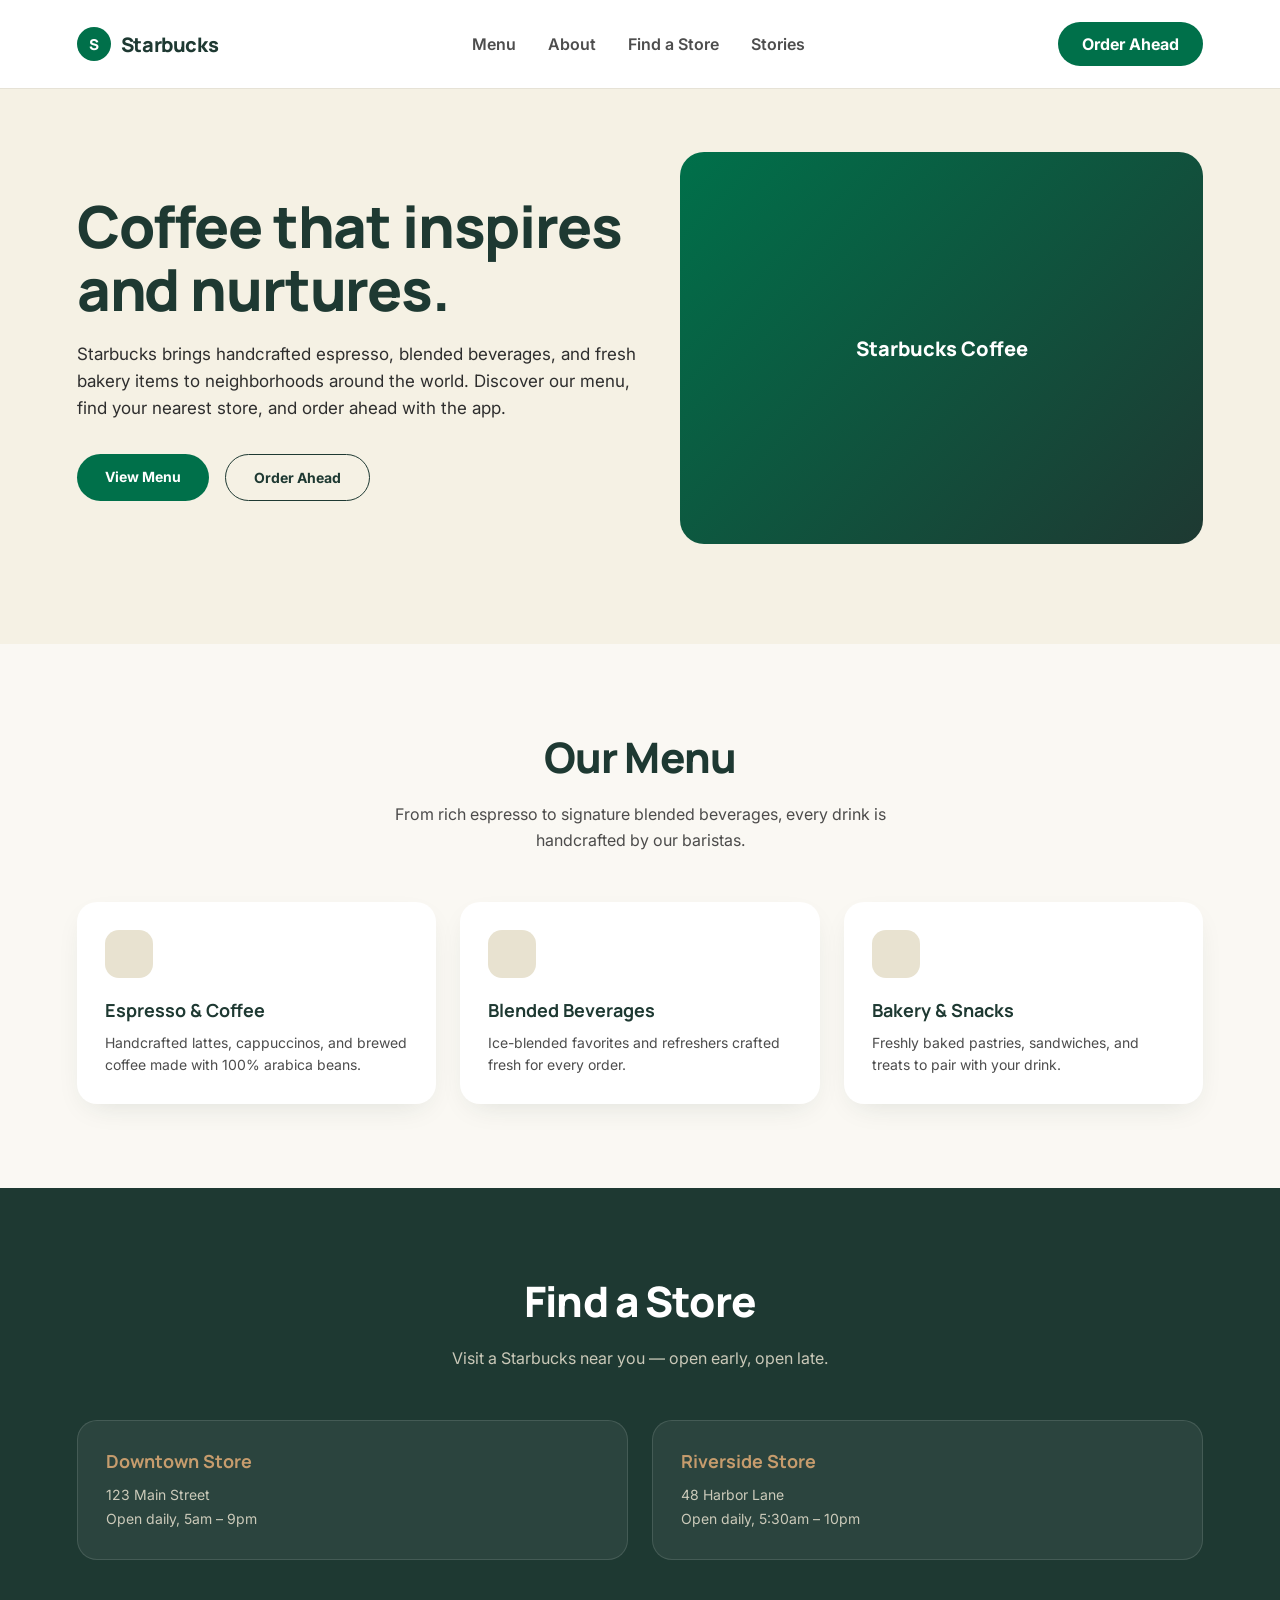
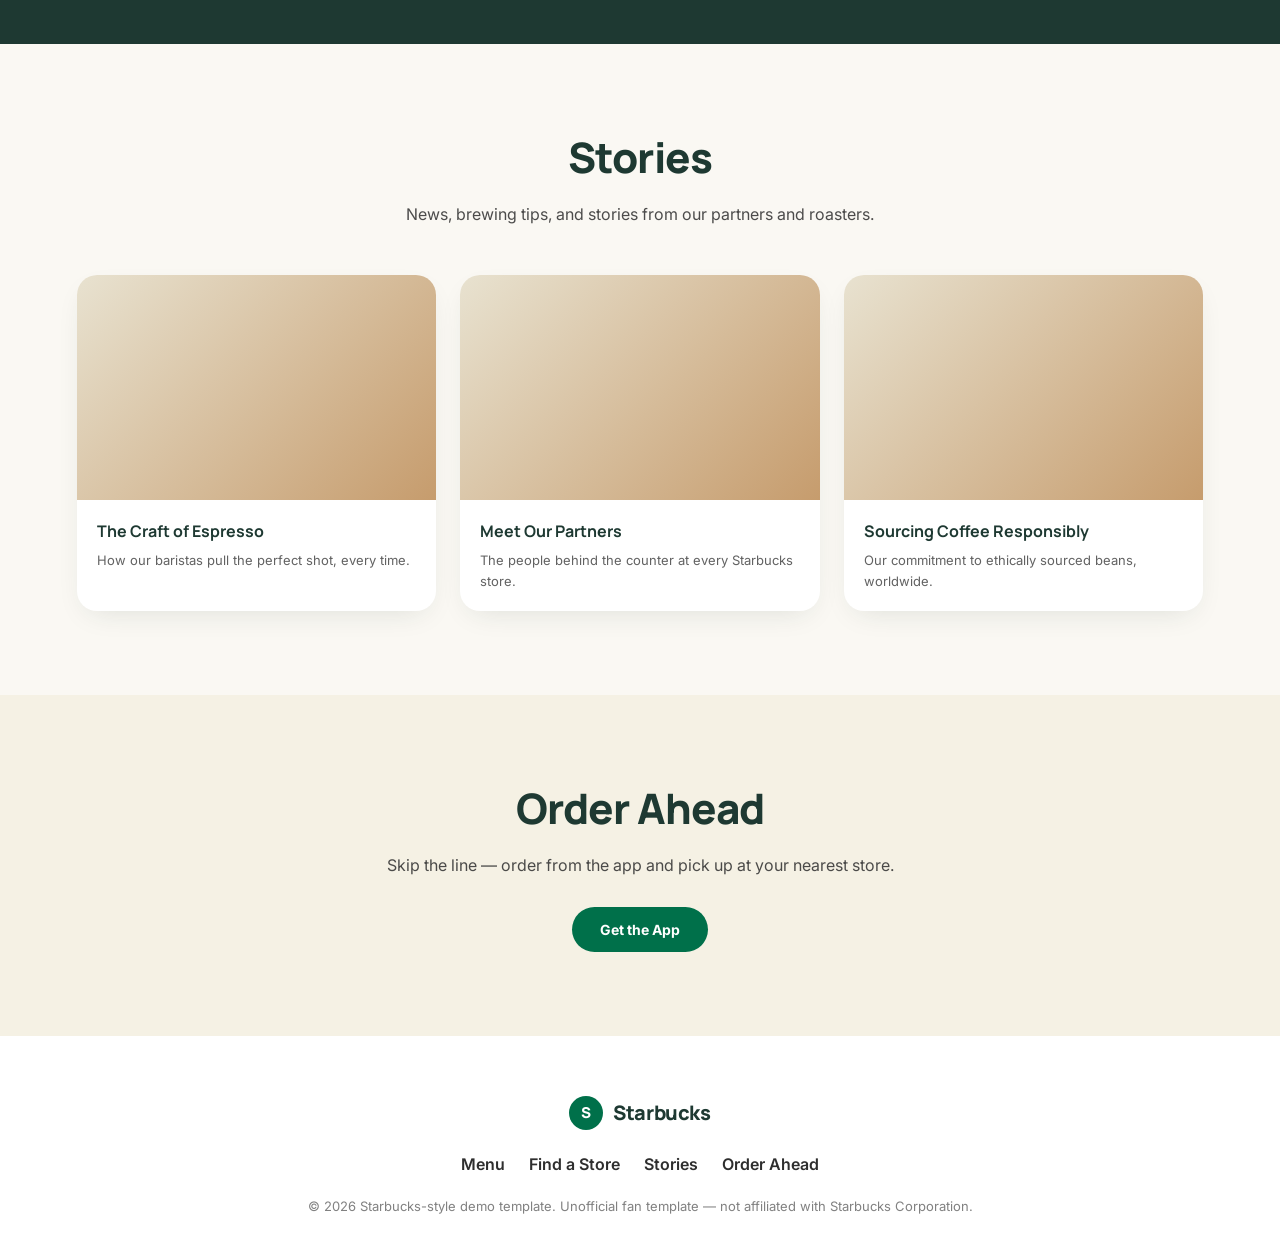
<file: index.html>
<!doctype html>
<html lang="en">
<head>
	<meta charset="utf-8">
	<meta name="viewport" content="width=device-width, initial-scale=1">
	<title>Starbucks — Coffeehouse</title>
	<meta name="description" content="Starbucks is a global coffeehouse brand serving handcrafted espresso, blended beverages, and fresh bakery items. Explore the menu, find a store, read our stories, and order ahead.">
	<link rel="preconnect" href="https://fonts.googleapis.com">
	<link rel="preconnect" href="https://fonts.gstatic.com" crossorigin>
	<link href="https://fonts.googleapis.com/css2?family=Inter:wght@400;500;600;700&family=Manrope:wght@500;700;800&display=swap" rel="stylesheet">
	<style>
		:root {
			--green: rgb(0, 112, 74);
			--green-dark: rgb(30, 57, 50);
			--cream: rgb(245, 241, 228);
			--text: rgb(46, 46, 46);
			--white: rgb(255, 255, 255);
			--bg: rgb(250, 248, 243);
			--gold: rgb(198, 156, 109);
			--pale: rgb(232, 226, 208);
		}
		* { box-sizing: border-box; }
		html, body { margin: 0; padding: 0; }
		body {
			font-family: 'Inter', sans-serif;
			background: var(--bg);
			color: var(--text);
			-webkit-font-smoothing: antialiased;
		}
		a { color: inherit; text-decoration: none; }
		h1, h2, h3 { font-family: 'Manrope', sans-serif; margin: 0; }
		p { margin: 0; }

		header {
			display: flex;
			align-items: center;
			justify-content: space-between;
			padding: 22px 6vw;
			background: var(--white);
			position: sticky;
			top: 0;
			z-index: 10;
			box-shadow: 0 1px 0 rgba(0,0,0,0.06);
		}
		.logo {
			display: flex;
			align-items: center;
			gap: 10px;
			font-family: 'Manrope', sans-serif;
			font-weight: 800;
			font-size: 20px;
			color: var(--green-dark);
			letter-spacing: -0.02em;
		}
		.logo .mark {
			width: 34px;
			height: 34px;
			border-radius: 50%;
			background: var(--green);
			display: flex;
			align-items: center;
			justify-content: center;
			color: var(--white);
			font-family: 'Manrope', sans-serif;
			font-weight: 800;
			font-size: 15px;
		}
		nav { display: flex; gap: 32px; font-weight: 600; }
		nav a { opacity: 0.85; transition: opacity 0.15s, color 0.15s; }
		nav a:hover { opacity: 1; color: var(--green); }
		.cta {
			background: var(--green);
			color: var(--white);
			padding: 12px 24px;
			border-radius: 999px;
			font-weight: 700;
		}

		.hero {
			display: flex;
			flex-wrap: wrap;
			align-items: center;
			gap: 40px;
			padding: 64px 6vw 100px;
			background: var(--cream);
		}
		.hero-copy { flex: 1 1 420px; max-width: 620px; }
		.hero h1 {
			font-weight: 800;
			font-size: clamp(36px, 5vw, 58px);
			line-height: 1.08;
			color: var(--green-dark);
			letter-spacing: -0.02em;
		}
		.hero p {
			margin-top: 20px;
			font-size: 17px;
			line-height: 1.6;
		}
		.hero-actions { margin-top: 32px; display: flex; gap: 16px; flex-wrap: wrap; }
		.btn-primary {
			background: var(--green);
			color: var(--white);
			padding: 14px 28px;
			border-radius: 999px;
			font-weight: 700;
			font-size: 14px;
		}
		.btn-secondary {
			background: transparent;
			border: 1.5px solid var(--green-dark);
			color: var(--green-dark);
			padding: 14px 28px;
			border-radius: 999px;
			font-weight: 700;
			font-size: 14px;
		}
		.hero-media {
			flex: 1 1 380px;
			aspect-ratio: 4 / 3;
			border-radius: 24px;
			background: linear-gradient(135deg, var(--green), var(--green-dark));
			display: flex;
			align-items: center;
			justify-content: center;
			color: var(--white);
			font-family: 'Manrope', sans-serif;
			font-weight: 800;
			font-size: 20px;
		}

		section { padding: 84px 6vw; }
		.section-title {
			font-weight: 800;
			font-size: clamp(28px, 3.5vw, 42px);
			color: var(--green-dark);
			letter-spacing: -0.02em;
			text-align: center;
		}
		.section-subtitle {
			max-width: 560px;
			margin: 16px auto 0;
			text-align: center;
			font-size: 16px;
			line-height: 1.6;
			opacity: 0.85;
		}

		.menu-grid {
			margin-top: 48px;
			display: grid;
			grid-template-columns: repeat(auto-fit, minmax(240px, 1fr));
			gap: 24px;
		}
		.menu-card {
			background: var(--white);
			border-radius: 20px;
			padding: 28px;
			box-shadow: 0 10px 30px -12px rgba(30, 57, 50, 0.15);
		}
		.menu-card .icon {
			width: 48px;
			height: 48px;
			border-radius: 14px;
			background: var(--pale);
			margin-bottom: 20px;
		}
		.menu-card h3 { font-weight: 700; font-size: 18px; color: var(--green-dark); }
		.menu-card p { margin-top: 10px; font-size: 14px; line-height: 1.6; opacity: 0.85; }

		.section-dark { background: var(--green-dark); color: var(--pale); }
		.section-dark .section-title { color: var(--white); }
		.locations {
			margin-top: 48px;
			display: grid;
			grid-template-columns: repeat(auto-fit, minmax(260px, 1fr));
			gap: 24px;
		}
		.location-card {
			background: rgba(255, 255, 255, 0.06);
			border: 1px solid rgba(255, 255, 255, 0.12);
			border-radius: 20px;
			padding: 28px;
		}
		.location-card h3 { font-weight: 700; font-size: 18px; color: var(--gold); }
		.location-card p { margin-top: 10px; font-size: 14px; line-height: 1.7; opacity: 0.85; }

		.blog-grid {
			margin-top: 48px;
			display: grid;
			grid-template-columns: repeat(auto-fit, minmax(240px, 1fr));
			gap: 24px;
		}
		.blog-card {
			background: var(--white);
			border-radius: 20px;
			overflow: hidden;
			box-shadow: 0 10px 30px -12px rgba(30, 57, 50, 0.15);
		}
		.blog-card .thumb {
			aspect-ratio: 16/10;
			background: linear-gradient(135deg, var(--pale), var(--gold));
		}
		.blog-card .content { padding: 20px; }
		.blog-card h3 { font-weight: 700; font-size: 16px; color: var(--green-dark); }
		.blog-card p { margin-top: 8px; font-size: 13px; line-height: 1.6; opacity: 0.75; }

		.reservation {
			background: var(--cream);
			text-align: center;
		}
		.reservation .btn-primary { margin-top: 28px; display: inline-block; }

		footer {
			padding: 60px 6vw 40px;
			background: var(--white);
			text-align: center;
		}
		footer .logo { justify-content: center; margin-bottom: 12px; }
		.footer-links { display: flex; justify-content: center; gap: 24px; margin: 24px 0; flex-wrap: wrap; font-weight: 600; }
		.footer-copy { font-size: 13px; opacity: 0.6; }

		@media (max-width: 809px) {
			nav { display: none; }
		}
	</style>
</head>
<body>
	<header>
		<div class="logo"><span class="mark">S</span>Starbucks</div>
		<nav>
			<a href="#menu">Menu</a>
			<a href="#about">About</a>
			<a href="#locations">Find a Store</a>
			<a href="#blog">Stories</a>
		</nav>
		<a class="cta" href="#order">Order Ahead</a>
	</header>

	<section class="hero">
		<div class="hero-copy">
			<h1>Coffee that inspires and nurtures.</h1>
			<p>Starbucks brings handcrafted espresso, blended beverages, and fresh bakery items to neighborhoods around the world. Discover our menu, find your nearest store, and order ahead with the app.</p>
			<div class="hero-actions">
				<a class="btn-primary" href="#menu">View Menu</a>
				<a class="btn-secondary" href="#order">Order Ahead</a>
			</div>
		</div>
		<div class="hero-media">Starbucks Coffee</div>
	</section>

	<section id="menu">
		<h2 class="section-title">Our Menu</h2>
		<p class="section-subtitle">From rich espresso to signature blended beverages, every drink is handcrafted by our baristas.</p>
		<div class="menu-grid">
			<div class="menu-card">
				<div class="icon"></div>
				<h3>Espresso &amp; Coffee</h3>
				<p>Handcrafted lattes, cappuccinos, and brewed coffee made with 100% arabica beans.</p>
			</div>
			<div class="menu-card">
				<div class="icon"></div>
				<h3>Blended Beverages</h3>
				<p>Ice-blended favorites and refreshers crafted fresh for every order.</p>
			</div>
			<div class="menu-card">
				<div class="icon"></div>
				<h3>Bakery &amp; Snacks</h3>
				<p>Freshly baked pastries, sandwiches, and treats to pair with your drink.</p>
			</div>
		</div>
	</section>

	<section class="section-dark" id="locations">
		<h2 class="section-title">Find a Store</h2>
		<p class="section-subtitle">Visit a Starbucks near you — open early, open late.</p>
		<div class="locations">
			<div class="location-card">
				<h3>Downtown Store</h3>
				<p>123 Main Street<br>Open daily, 5am – 9pm</p>
			</div>
			<div class="location-card">
				<h3>Riverside Store</h3>
				<p>48 Harbor Lane<br>Open daily, 5:30am – 10pm</p>
			</div>
		</div>
	</section>

	<section id="blog">
		<h2 class="section-title">Stories</h2>
		<p class="section-subtitle">News, brewing tips, and stories from our partners and roasters.</p>
		<div class="blog-grid">
			<article class="blog-card">
				<div class="thumb"></div>
				<div class="content">
					<h3>The Craft of Espresso</h3>
					<p>How our baristas pull the perfect shot, every time.</p>
				</div>
			</article>
			<article class="blog-card">
				<div class="thumb"></div>
				<div class="content">
					<h3>Meet Our Partners</h3>
					<p>The people behind the counter at every Starbucks store.</p>
				</div>
			</article>
			<article class="blog-card">
				<div class="thumb"></div>
				<div class="content">
					<h3>Sourcing Coffee Responsibly</h3>
					<p>Our commitment to ethically sourced beans, worldwide.</p>
				</div>
			</article>
		</div>
	</section>

	<section class="reservation" id="order">
		<h2 class="section-title">Order Ahead</h2>
		<p class="section-subtitle">Skip the line — order from the app and pick up at your nearest store.</p>
		<a class="btn-primary" href="#">Get the App</a>
	</section>

	<footer id="about">
		<div class="logo"><span class="mark">S</span>Starbucks</div>
		<div class="footer-links">
			<a href="#menu">Menu</a>
			<a href="#locations">Find a Store</a>
			<a href="#blog">Stories</a>
			<a href="#order">Order Ahead</a>
		</div>
		<p class="footer-copy">© 2026 Starbucks-style demo template. Unofficial fan template — not affiliated with Starbucks Corporation.</p>
	</footer>
</body>
</html>
</file>
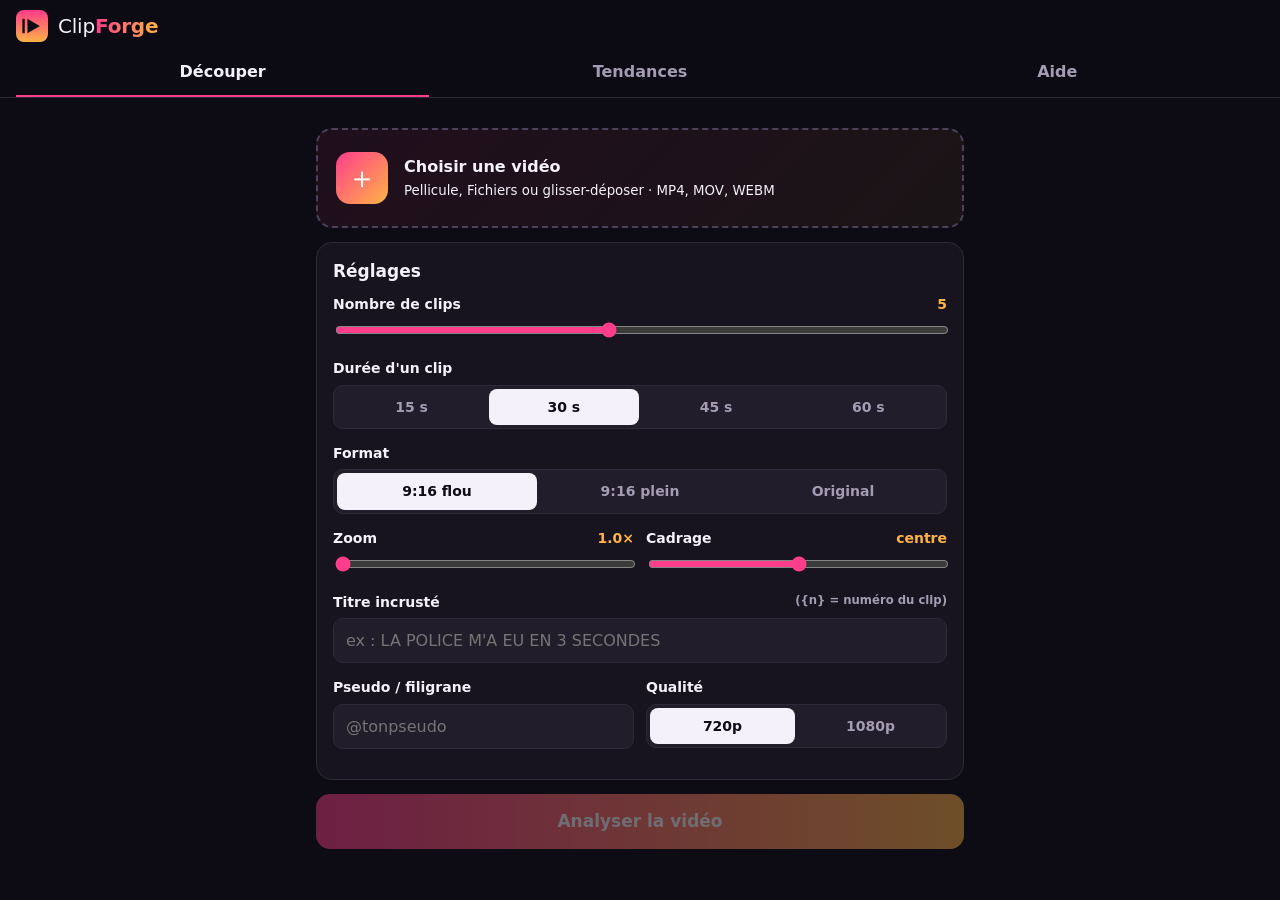
<file: docs/index.html>
<!doctype html>
<html lang="fr">
<head>
  <meta charset="utf-8" />
  <meta name="viewport" content="width=device-width, initial-scale=1, viewport-fit=cover" />
  <title>ClipForge</title>
  <meta name="description" content="Trouve et découpe les meilleurs moments de tes vidéos en clips verticaux, directement sur ton téléphone ou Chromebook." />
  <meta name="theme-color" content="#0d0b14" />
  <meta name="apple-mobile-web-app-capable" content="yes" />
  <meta name="mobile-web-app-capable" content="yes" />
  <meta name="apple-mobile-web-app-status-bar-style" content="black-translucent" />
  <meta name="apple-mobile-web-app-title" content="ClipForge" />
  <link rel="manifest" href="manifest.webmanifest" />
  <link rel="icon" href="icons/icon-192.png" />
  <link rel="apple-touch-icon" href="icons/apple-touch-icon.png" />
  <link rel="stylesheet" href="styles.css" />
</head>
<body>
  <header class="top">
    <div class="brand"><img src="icons/icon-192.png" alt="" width="32" height="32" /><span>Clip<b>Forge</b></span></div>
    <nav class="tabs" role="tablist">
      <button role="tab" data-tab="clip" aria-selected="true">Découper</button>
      <button role="tab" data-tab="trends" aria-selected="false">Tendances</button>
      <button role="tab" data-tab="help" aria-selected="false">Aide</button>
    </nav>
  </header>

  <main>
    <!-- ============================ DÉCOUPER ============================ -->
    <section id="tab-clip" class="tab">
      <div id="compat" class="notice warn" hidden></div>

      <label id="drop" class="drop">
        <input id="file" type="file" accept="video/*" hidden />
        <div class="drop-icon">＋</div>
        <div><b>Choisir une vidéo</b><br /><small>Pellicule, Fichiers ou glisser-déposer · MP4, MOV, WEBM</small></div>
      </label>

      <div id="player" class="card" hidden>
        <video id="preview" controls playsinline preload="metadata"></video>
        <div class="row between small muted"><span id="fileinfo"></span><button id="change" class="link">Changer</button></div>
      </div>

      <div class="card" id="settings">
        <h2>Réglages</h2>
        <div class="field">
          <label for="count">Nombre de clips <output id="countOut">5</output></label>
          <input id="count" type="range" min="1" max="10" value="5" />
        </div>
        <div class="field">
          <span class="lbl">Durée d'un clip</span>
          <div class="seg" id="length">
            <button data-v="15">15 s</button><button data-v="30" class="on">30 s</button><button data-v="45">45 s</button><button data-v="60">60 s</button>
          </div>
        </div>
        <div class="field">
          <span class="lbl">Format</span>
          <div class="seg" id="format">
            <button data-v="vertical" class="on">9:16 flou</button><button data-v="crop">9:16 plein</button><button data-v="original">Original</button>
          </div>
        </div>
        <div class="grid2">
          <div class="field">
            <label for="zoom">Zoom <output id="zoomOut">1.0×</output></label>
            <input id="zoom" type="range" min="1" max="2.2" step="0.05" value="1" />
          </div>
          <div class="field">
            <label for="offset">Cadrage <output id="offsetOut">centre</output></label>
            <input id="offset" type="range" min="-1" max="1" step="0.05" value="0" />
          </div>
        </div>
        <div class="field">
          <label for="title">Titre incrusté <small class="muted">({n} = numéro du clip)</small></label>
          <input id="title" type="text" maxlength="80" placeholder="ex : LA POLICE M'A EU EN 3 SECONDES" />
        </div>
        <div class="grid2">
          <div class="field">
            <label for="handle">Pseudo / filigrane</label>
            <input id="handle" type="text" maxlength="30" placeholder="@tonpseudo" />
          </div>
          <div class="field">
            <span class="lbl">Qualité</span>
            <div class="seg" id="quality"><button data-v="720" class="on">720p</button><button data-v="1080">1080p</button></div>
          </div>
        </div>
      </div>

      <button id="analyze" class="primary" disabled>Analyser la vidéo</button>
      <div id="progress" class="progress" hidden>
        <div class="bar"><i></i></div><div class="small muted" id="progressText"></div>
      </div>

      <div id="results" hidden>
        <div class="card">
          <div class="row between"><h2>Intensité</h2><button id="addClip" class="ghost small">＋ Clip ici</button></div>
          <canvas id="timeline" height="90"></canvas>
          <p class="small muted">Touche la courbe pour te déplacer. « Clip ici » crée un clip à la position de la vidéo.</p>
        </div>
        <div class="row between"><h2 id="clipsTitle">Meilleurs moments</h2><button id="exportAll" class="ghost">Tout exporter</button></div>
        <div id="clips"></div>
        <div class="card">
          <h2>Légende à copier</h2>
          <textarea id="caption" rows="4">Ce moment sur GTA 6 😳 attends la fin…

#gta6 #gtavi #gta #gaming #fyp</textarea>
          <button id="copyCaption" class="ghost small">Copier</button>
        </div>
      </div>
    </section>

    <!-- ============================ TENDANCES ============================ -->
    <section id="tab-trends" class="tab" hidden>
      <div class="card">
        <h2>Vidéos qui explosent</h2>
        <p class="small muted">Classées par <b>vues par heure</b> depuis la mise en ligne : ce qui monte le plus vite en ce moment.</p>
        <div class="field">
          <label for="query">Recherche</label>
          <input id="query" type="search" value="GTA 6" />
        </div>
        <div class="grid2">
          <div class="field">
            <label for="days">Publiées depuis</label>
            <select id="days"><option value="1">24 h</option><option value="3">3 jours</option><option value="7" selected>7 jours</option><option value="30">30 jours</option></select>
          </div>
          <div class="field">
            <label for="lang">Langue</label>
            <select id="lang"><option value="fr">Français</option><option value="en">Anglais</option><option value="es">Espagnol</option></select>
          </div>
        </div>
        <details id="keyBox">
          <summary>Clé API YouTube <span id="keyState" class="small muted"></span></summary>
          <p class="small muted">Gratuite : console.cloud.google.com → créer un projet → activer « YouTube Data API v3 » → Identifiants → Clé API. Elle reste uniquement dans ce navigateur.</p>
          <input id="ytKey" type="password" autocomplete="off" placeholder="AIza…" />
        </details>
        <button id="searchBtn" class="primary">Chercher</button>
      </div>
      <div id="trendMsg" class="notice" hidden></div>
      <div id="trends"></div>
    </section>

    <!-- ============================ AIDE ============================ -->
    <section id="tab-help" class="tab" hidden>
      <div class="card prose">
        <h2>Installer l'appli</h2>
        <p><b>iPhone (Safari)</b> : bouton Partager <span aria-hidden="true">⎋</span> → « Sur l'écran d'accueil ».</p>
        <p><b>Chromebook (Chrome)</b> : icône d'installation dans la barre d'adresse, ou menu ⋮ → « Installer ClipForge ».</p>
        <h2>Comment ça marche</h2>
        <p>Tout se passe <b>sur ton appareil</b> : la vidéo n'est envoyée nulle part. L'appli mesure les pics sonores (cris, explosions, réactions) et l'action à l'image, repère les meilleurs passages, puis les ré-encode en 9:16 avec ton titre et ton pseudo.</p>
        <p>L'export se fait en temps réel (un clip de 30 s prend ~30 s) : <b>garde l'écran allumé et l'appli au premier plan</b>. Sur iPhone, « Partager » permet d'enregistrer le clip dans Photos ou de l'envoyer directement à TikTok.</p>
        <p>Vidéo très longue sur iPhone ? Si l'analyse audio échoue (mémoire), coupe-la d'abord en morceaux de ~20 min ou exporte-la en 720p.</p>
        <h2>Gagner de l'argent sans te faire bannir</h2>
        <ul>
          <li><b>Ton propre gameplay</b> : le plus sûr. Enregistre tes sessions, laisse l'appli trouver les meilleurs moments.</li>
          <li><b>Campagnes de clipping</b> : beaucoup de streamers paient les clippeurs aux 1 000 vues. Tu as alors leur autorisation.</li>
          <li><b>Avec l'accord du créateur</b>, en le créditant. Republier les vidéos des autres sans accord = strikes et démonétisation.</li>
          <li>Ajoute de la valeur (titre, montage, commentaire) : le simple re-upload est rarement monétisable.</li>
        </ul>
      </div>
    </section>
  </main>

  <video id="work" muted playsinline preload="auto" hidden></video>
  <div id="toast" class="toast" hidden></div>
  <script type="module" src="app.js"></script>
</body>
</html>
</file>
<file: docs/styles.css>
[hidden] { display: none !important; }
:root {
  --bg: #0d0b14;
  --card: #17141f;
  --card-2: #211d2b;
  --line: #2e2939;
  --text: #f4f1fa;
  --muted: #a39cb3;
  --accent: #ff3d8b;
  --accent-2: #ffb347;
  --ok: #3ddc97;
  --warn: #ffcc66;
  --radius: 16px;
  color-scheme: dark;
}
* { box-sizing: border-box; }
html { -webkit-text-size-adjust: 100%; }
body {
  margin: 0;
  background: var(--bg);
  color: var(--text);
  font: 16px/1.45 system-ui, -apple-system, "Segoe UI", Roboto, sans-serif;
  padding-bottom: env(safe-area-inset-bottom);
}
.top {
  position: sticky; top: 0; z-index: 10;
  background: rgba(13, 11, 20, 0.88);
  backdrop-filter: blur(12px); -webkit-backdrop-filter: blur(12px);
  border-bottom: 1px solid var(--line);
  padding: calc(env(safe-area-inset-top) + 10px) 16px 0;
}
.brand { display: flex; align-items: center; gap: 10px; font-size: 20px; letter-spacing: -0.01em; }
.brand img { border-radius: 8px; }
.brand b { background: linear-gradient(90deg, var(--accent), var(--accent-2)); -webkit-background-clip: text; background-clip: text; color: transparent; }
.tabs { display: flex; gap: 4px; margin-top: 8px; }
.tabs button {
  flex: 1; background: none; border: 0; color: var(--muted); font: inherit; font-weight: 600;
  padding: 10px 0 12px; border-bottom: 2px solid transparent; cursor: pointer;
}
.tabs button[aria-selected="true"] { color: var(--text); border-color: var(--accent); }
main { max-width: 680px; margin: 0 auto; padding: 16px; }
.tab > * + * { margin-top: 14px; }
h2 { font-size: 17px; margin: 0 0 10px; }
.card { background: var(--card); border: 1px solid var(--line); border-radius: var(--radius); padding: 16px; }
.small { font-size: 13px; }
.muted { color: var(--muted); }
.row { display: flex; align-items: center; gap: 8px; }
.between { justify-content: space-between; }
.grid2 { display: grid; grid-template-columns: 1fr 1fr; gap: 12px; }
@media (max-width: 380px) { .grid2 { grid-template-columns: 1fr; } }

.drop {
  display: flex; align-items: center; gap: 16px; cursor: pointer;
  border: 2px dashed #4a4359; border-radius: var(--radius); padding: 22px 18px;
  background: linear-gradient(135deg, rgba(255, 61, 139, 0.08), rgba(255, 179, 71, 0.06));
}
.drop.over { border-color: var(--accent); }
.drop-icon {
  flex: none; width: 52px; height: 52px; border-radius: 14px; display: grid; place-items: center;
  font-size: 30px; color: #fff; background: linear-gradient(135deg, var(--accent), var(--accent-2));
}
video#preview { width: 100%; max-height: 52vh; border-radius: 12px; background: #000; display: block; margin-bottom: 8px; }

.field { margin-bottom: 14px; }
.field:last-child { margin-bottom: 0; }
.field label, .lbl { display: flex; justify-content: space-between; font-size: 14px; font-weight: 600; margin-bottom: 6px; }
output { color: var(--accent-2); font-variant-numeric: tabular-nums; }
input[type="text"], input[type="search"], input[type="password"], select, textarea {
  width: 100%; font: inherit; font-size: 16px; color: var(--text);
  background: var(--card-2); border: 1px solid var(--line); border-radius: 10px; padding: 10px 12px;
}
textarea { resize: vertical; }
input[type="range"] { width: 100%; accent-color: var(--accent); }
.seg { display: flex; background: var(--card-2); border: 1px solid var(--line); border-radius: 10px; padding: 3px; gap: 3px; }
.seg button {
  flex: 1; font: inherit; font-size: 14px; font-weight: 600; color: var(--muted);
  background: none; border: 0; border-radius: 8px; padding: 8px 4px; cursor: pointer;
}
.seg button.on { background: var(--text); color: var(--bg); }

button { -webkit-tap-highlight-color: transparent; }
.primary {
  width: 100%; font: inherit; font-weight: 800; font-size: 17px; color: #fff; cursor: pointer;
  border: 0; border-radius: 14px; padding: 15px;
  background: linear-gradient(90deg, var(--accent), var(--accent-2));
}
.primary:disabled { opacity: 0.4; cursor: not-allowed; }
.ghost {
  font: inherit; font-weight: 600; color: var(--text); background: var(--card-2);
  border: 1px solid var(--line); border-radius: 10px; padding: 8px 12px; cursor: pointer;
}
.ghost.small { font-size: 13px; padding: 6px 10px; }
.ghost:disabled { opacity: 0.4; }
.link { background: none; border: 0; color: var(--accent); font: inherit; cursor: pointer; padding: 0; }

.progress .bar { height: 8px; border-radius: 99px; background: var(--card-2); overflow: hidden; }
.progress .bar i { display: block; height: 100%; width: 0; background: linear-gradient(90deg, var(--accent), var(--accent-2)); transition: width 0.2s; }
.progress .small { margin-top: 6px; }

#timeline { width: 100%; height: 90px; display: block; touch-action: none; cursor: pointer; }

.clip { display: grid; grid-template-columns: 112px 1fr; gap: 12px; background: var(--card); border: 1px solid var(--line); border-radius: var(--radius); padding: 12px; }
.clip + .clip { margin-top: 10px; }
.clip .thumb { position: relative; width: 112px; aspect-ratio: 16 / 9; border-radius: 8px; overflow: hidden; background: #000; }
.clip .thumb img { width: 100%; height: 100%; object-fit: cover; display: block; }
.clip .rank { position: absolute; top: 4px; left: 4px; font-weight: 900; font-size: 13px; background: var(--accent); color: #fff; border-radius: 6px; padding: 1px 6px; }
.clip .times { font-weight: 700; font-variant-numeric: tabular-nums; }
.clip .score { height: 4px; border-radius: 9px; background: var(--card-2); margin: 6px 0; overflow: hidden; }
.clip .score i { display: block; height: 100%; background: linear-gradient(90deg, var(--accent), var(--accent-2)); }
.chips { display: flex; flex-wrap: wrap; gap: 4px; }
.chip { font-size: 11px; font-weight: 600; background: var(--card-2); color: var(--muted); border-radius: 99px; padding: 2px 8px; }
.clip .actions { grid-column: 1 / -1; display: flex; flex-wrap: wrap; gap: 6px; align-items: center; }
.clip .actions .spacer { flex: 1; }
.clip .export { background: linear-gradient(90deg, var(--accent), var(--accent-2)); border: 0; color: #fff; }
.clip .out { grid-column: 1 / -1; display: flex; gap: 6px; align-items: center; }
.clip .out .progress { flex: 1; }
.clip .out a, .clip .out button { text-decoration: none; }
.ok { color: var(--ok); }

.notice { background: var(--card-2); border: 1px solid var(--line); border-radius: 12px; padding: 12px 14px; font-size: 14px; }
.notice.warn { border-color: rgba(255, 204, 102, 0.4); color: var(--warn); }
.notice.err { border-color: rgba(255, 61, 139, 0.5); color: #ff8fb8; }

.trend { display: grid; grid-template-columns: 120px 1fr; gap: 12px; padding: 12px; background: var(--card); border: 1px solid var(--line); border-radius: var(--radius); color: inherit; text-decoration: none; }
.trend + .trend { margin-top: 10px; }
.trend img { width: 120px; aspect-ratio: 16 / 9; object-fit: cover; border-radius: 8px; }
.trend .t { font-weight: 700; font-size: 14px; display: -webkit-box; -webkit-line-clamp: 2; -webkit-box-orient: vertical; overflow: hidden; }
.trend .vph { color: var(--accent-2); font-weight: 800; }

details summary { cursor: pointer; font-weight: 600; font-size: 14px; margin-bottom: 8px; }
details { margin-bottom: 14px; }
.prose p, .prose li { color: #d9d3e6; }
.prose h2 + p { margin-top: 0; }
.prose ul { padding-left: 20px; }

.toast {
  position: fixed; left: 50%; transform: translateX(-50%);
  bottom: calc(env(safe-area-inset-bottom) + 20px);
  background: var(--text); color: var(--bg); font-weight: 700; padding: 10px 16px; border-radius: 99px; z-index: 50;
}
</file>
